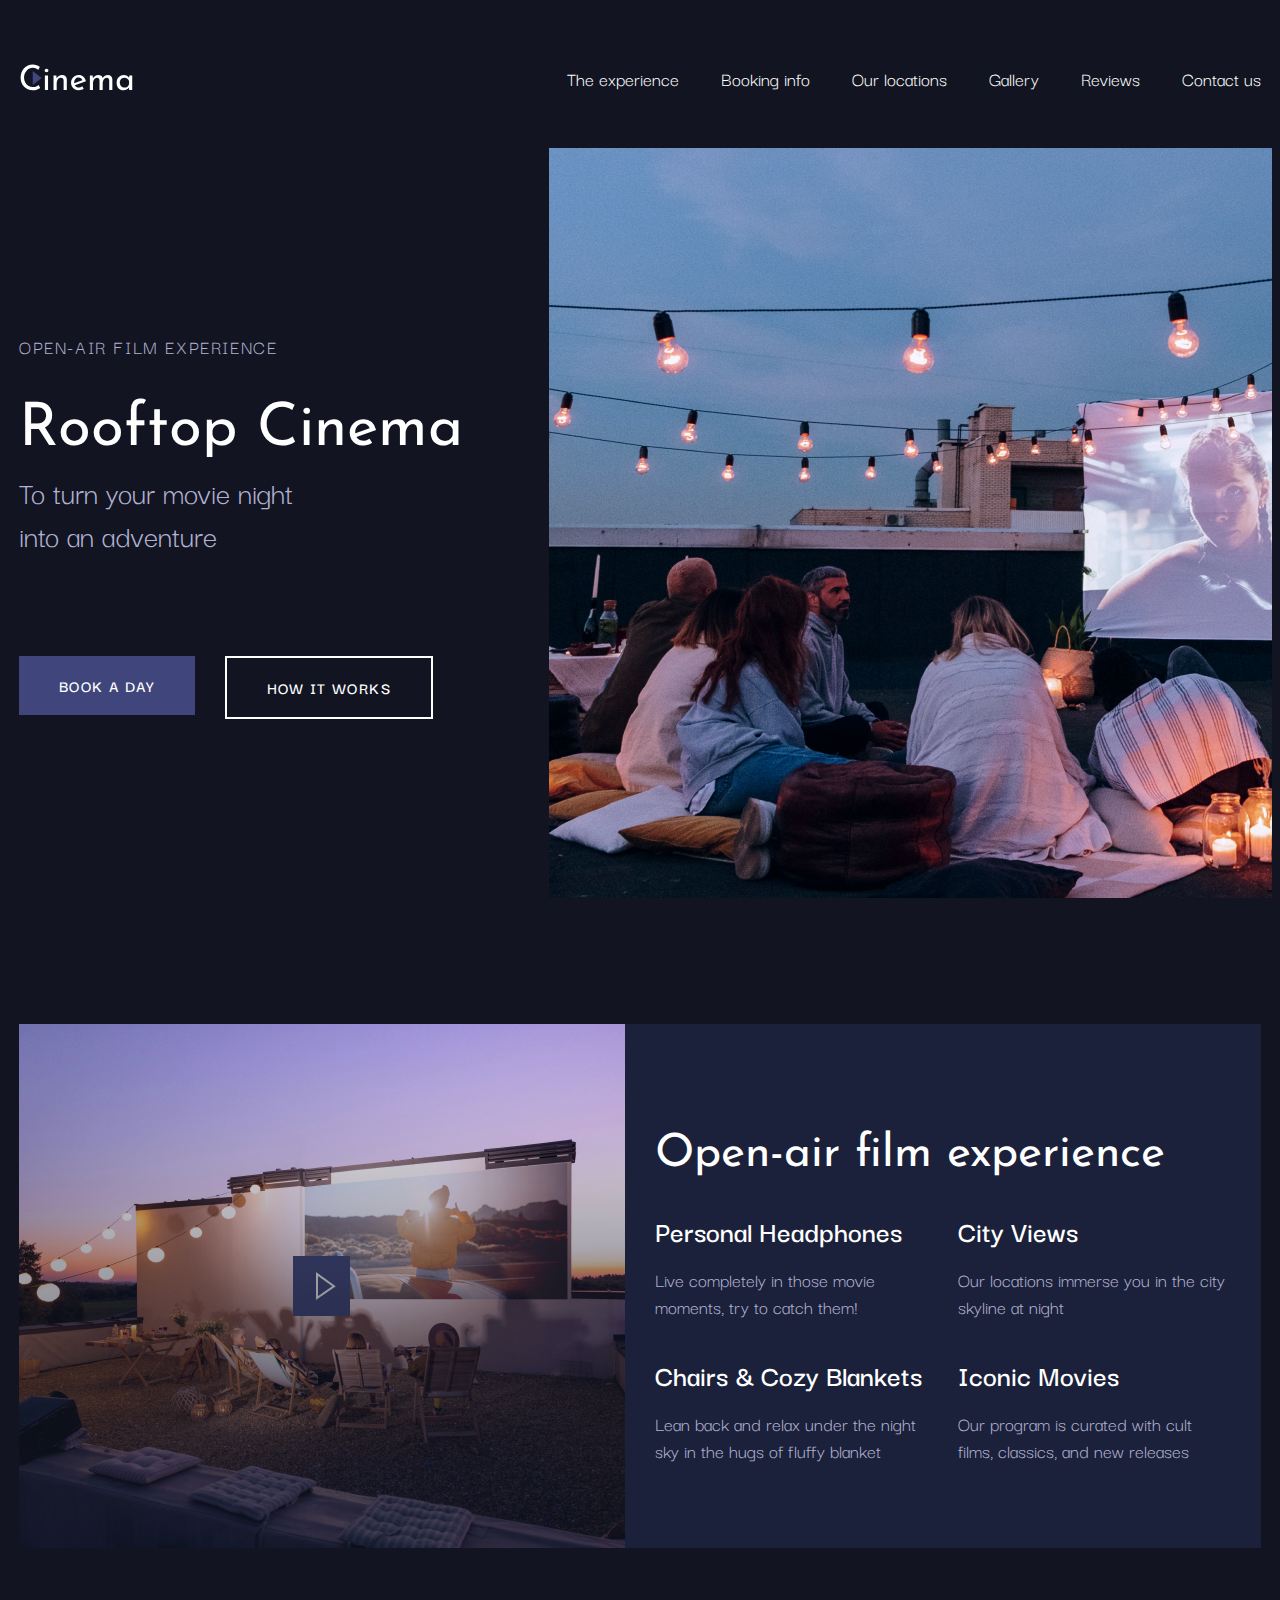
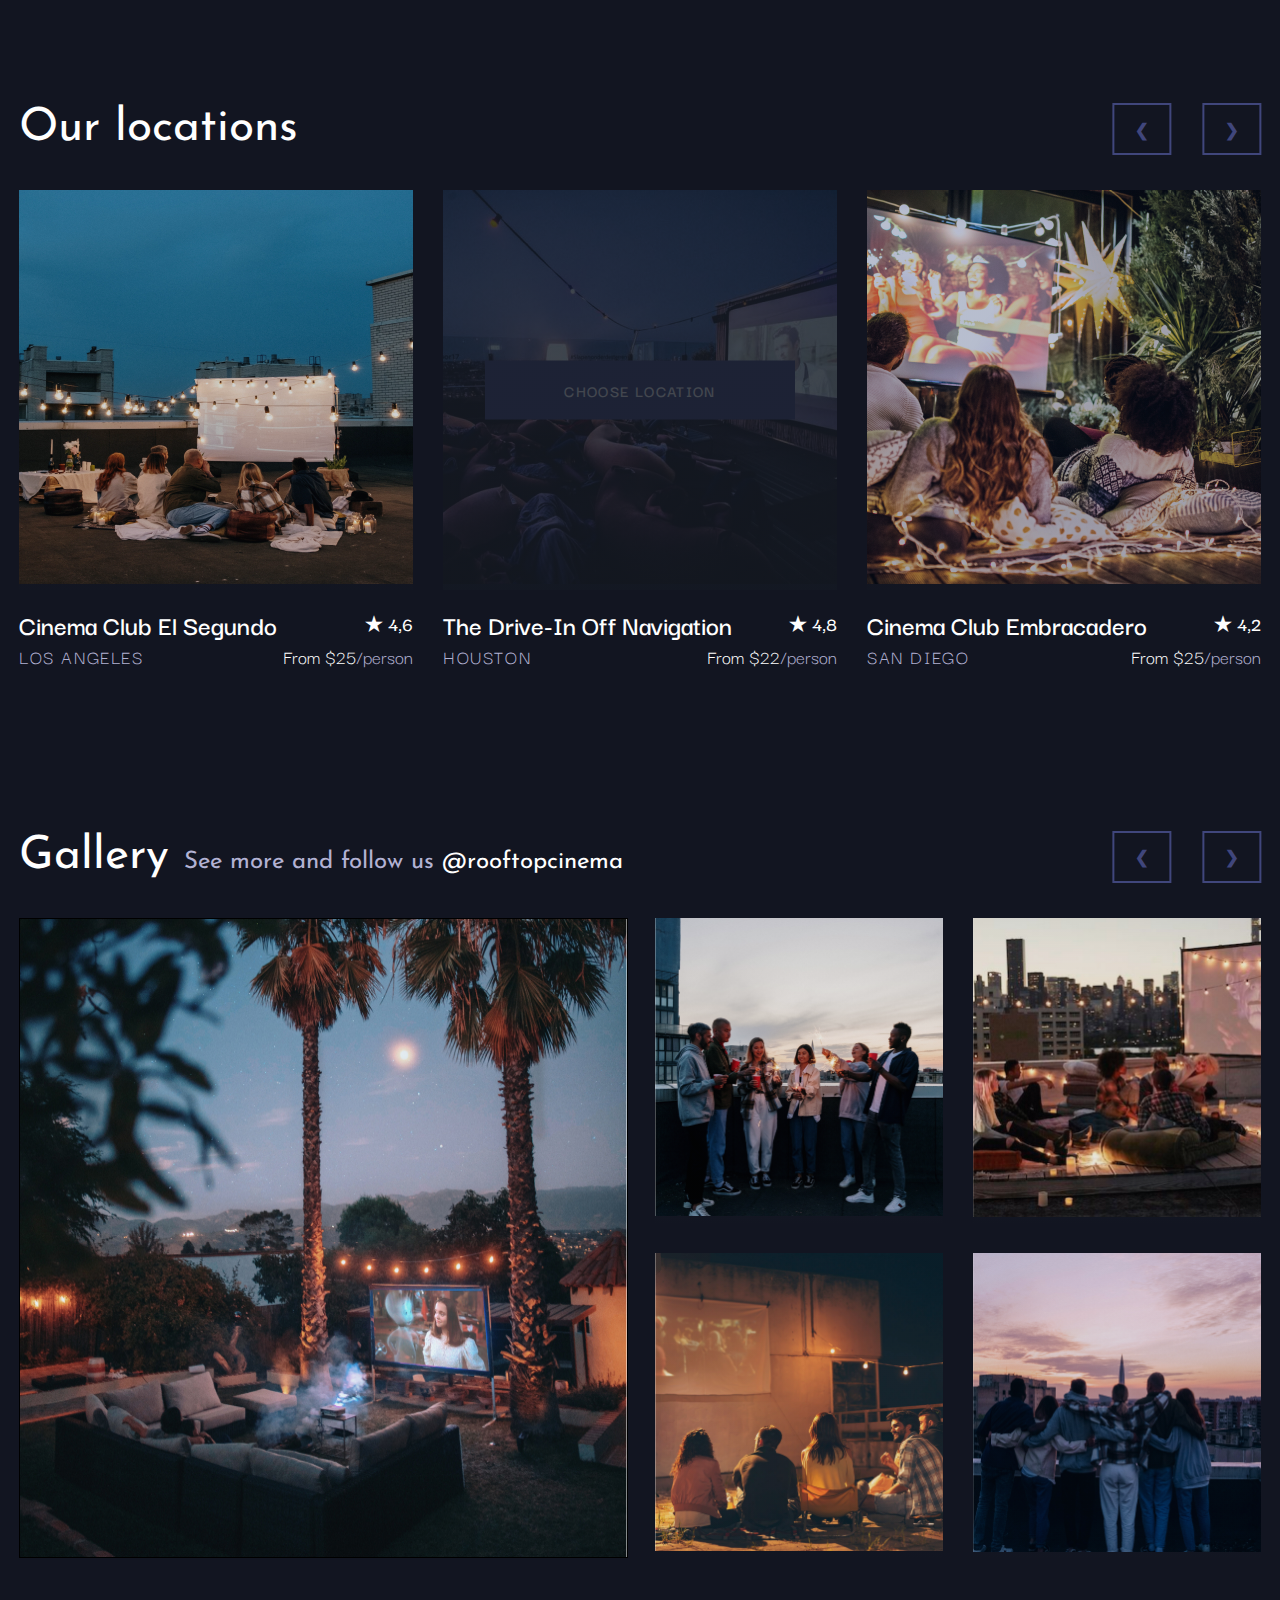
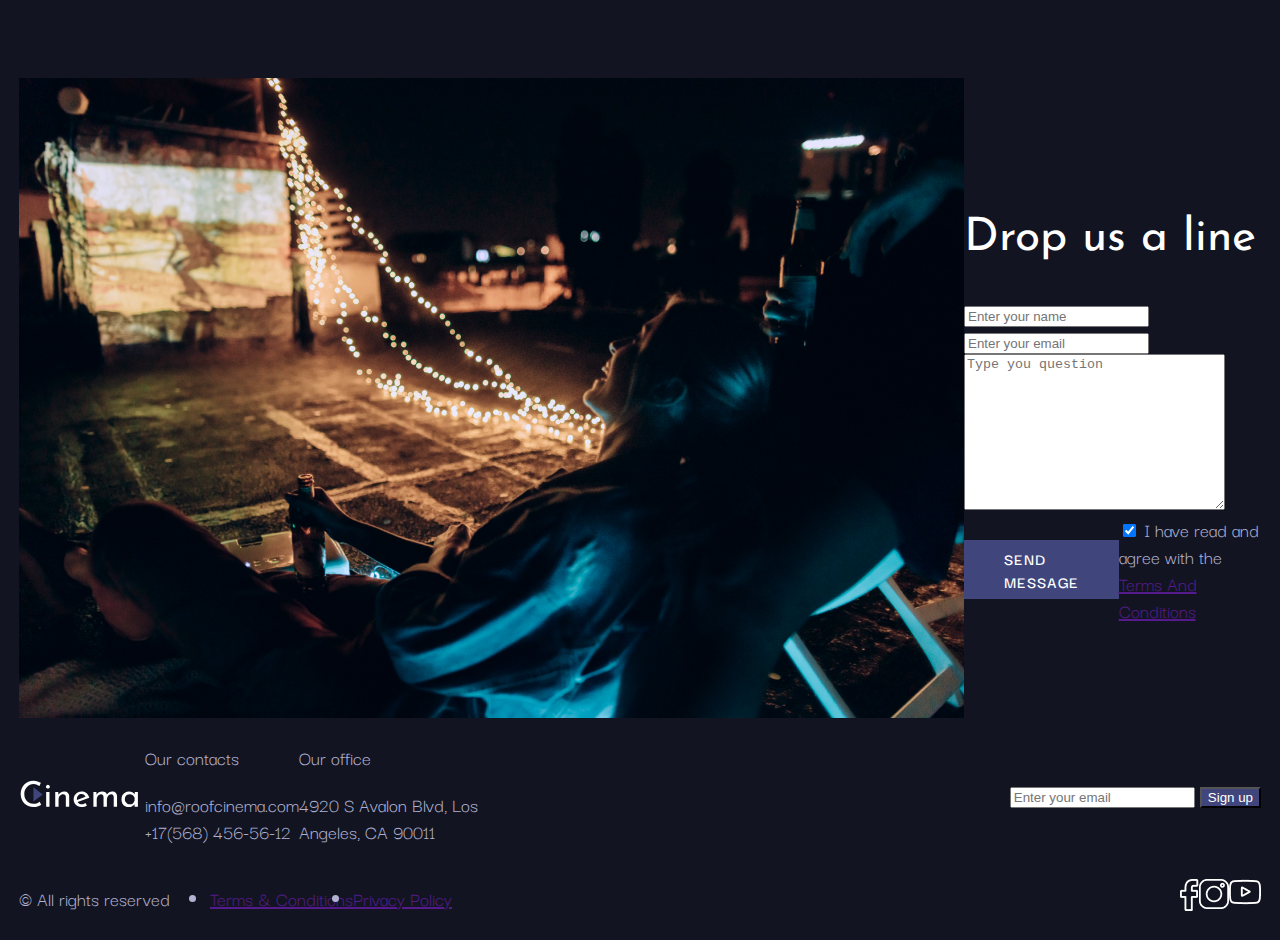
<file: index.html>
<!DOCTYPE html>
<html lang="ru">
  <head>
    <meta charset="UTF-8" />
    <meta http-equiv="X-UA-Compatible" content="IE=edge" />
    <meta name="viewport" content="width=device-width, initial-scale=1.0" />
    <title>Document</title>
    <link rel="preconnect" href="https://fonts.googleapis.com" />
    <!--<link rel="preconnect" href="https://fonts.gstatic.com" crossorigin>
<link href="https://fonts.googleapis.com/css2?family=Darker+Grotesque:wght@400;500;600&family=Josefin+Sans:wght@400;500;600&display=swap" rel="stylesheet">-->
    <link rel="stylesheet" href="css/style.css" />
  </head>
  <body>
    <header class="header">
      <div class="container d-flex jc-sb ai-c header__menu">
        <img src="images/logo.svg" alt="" width="120" />
        <nav class="header__nav">
          <ul class="mainmenu d-flex jc-sb">
            <li class="mainmenu__item"><a href="">The experience</a></li>
            <li class="mainmenu__item"><a href="">Booking info</a></li>
            <li class="mainmenu__item"><a href="">Our locations</a></li>
            <li class="mainmenu__item"><a href="">Gallery</a></li>
            <li class="mainmenu__item"><a href="">Reviews</a></li>
            <li class="mainmenu__item"><a href="">Contact us</a></li>
          </ul>
        </nav>
      </div>
    </header>

    <section class="openair section-cover">
      <div class="container d-flex ai-c">
        <div class="section-cover__bannercnt">
          <h1 class="section-cover__title">
            <span>Open-Air Film Experience</span> Rooftop Cinema
          </h1>
          <div class="section-cover__text">
            To turn your movie night <br />into an adventure
          </div>
          <div class="section-cover__actions">
            <a href="#!" class="button button--primary">Book a day</a>
            <a href="#!" class="button button--secondary">How it works</a>
          </div>
        </div>
        <div>
          <img src="images/bg.jpg" alt="" height="750" />
        </div>
      </div>
    </section>

    <section class="video section-benefits">
      <div class="container">
        <div class="d-flex">
          <div class="section-benefits__video">
            <a class="videobox" href="#!">
              <img src="images/video.jpg" alt="" />
            </a>
          </div>
          <div class="section-benefits__about">
            <h2 class="section-benefits__title">Open-air film experience</h2>
            <ul class="d-grid">
              <li class="section-benefits__item">
                <h3>Personal Headphones</h3>
                <p>
                  Live completely in those movie moments, try to catch them!
                </p>
              </li>
              <li class="section-benefits__item">
                <h3>City Views</h3>
                <p>Our locations immerse you in the city skyline at night</p>
              </li>
              <li class="section-benefits__item">
                <h3>Chairs & Cozy Blankets</h3>
                <p>
                  Lean back and relax under the night sky in the hugs of fluffy
                  blanket
                </p>
              </li>
              <li class="section-benefits__item">
                <h3>Iconic Movies</h3>
                <p>
                  Our program is curated with cult films, classics, and new
                  releases
                </p>
              </li>
            </ul>
          </div>
        </div>
      </div>
    </section>
    <section class="location">
      <div class="container">
        <div class="location__title d-flex jc-sb ai-c">
          <h2>Our locations</h2>
          <div class="navigation__actions">
            <a href="#!" class="buttonnav button--small">&#10095;</a>
            <a href="#!" class="buttonnav button--small">&#10094;</a>
          </div>
        </div>
        <div class="d-flex jc-sb">
          <div class="location__club">
            <div class="location__clubimg">
              <img src="images/la.jpg" alt="" width="394" />
            </div>
            <div class="location__name d-flex jc-sb ai-c">
              <p>Cinema Club El Segundo</p>
              <div class="location__stars">&#9733; 4,6</div>
            </div>
            <div class="location__city d-flex jc-sb ai-c">
              <p>Los Angeles</p>
              <div class="location__price"><span>From $25</span>/person</div>
            </div>
          </div>
          <div class="location__club">
            <div class="location__clubimg location__gradient">
              <img src="images/houston.jpg" alt="" width="394" />
              <a href="#!" class="button button--primary button--position">
                Choose location</a
              >
            </div>
            <div class="location__name d-flex jc-sb ai-c">
              <p>The Drive-In Off Navigation</p>
              <div class="location__stars">&#9733; 4,8</div>
            </div>
            <div class="location__city d-flex jc-sb ai-c">
              <p>Houston</p>
              <div class="location__price"><span>From $22</span>/person</div>
            </div>
          </div>
          <div class="location__club">
            <div class="location__clubimg">
              <img src="images/sd.jpg" alt="" width="394" />
            </div>
            <div class="location__name d-flex jc-sb ai-c">
              <p>Cinema Club Embracadero</p>
              <div class="location__stars">&#9733; 4,2</div>
            </div>
            <div class="location__city d-flex jc-sb ai-c">
              <p>San Diego</p>
              <div class="location__price"><span>From $25</span>/person</div>
            </div>
          </div>
        </div>
      </div>
    </section>
    <section class="gallery">
      <div class="container">
        <div class="gallery__title d-flex jc-sb ai-c">
          <h2>
            Gallery
            <span>See more and follow us <span>@rooftopcinema</span></span>
          </h2>
          <div class="navigation__actions jc-sb">
            <a href="#!" class="buttonnav button--small">&#10095;</a>
            <a href="#!" class="buttonnav button--small">&#10094;</a>
          </div>
        </div>
        <div class="d-flex jc-sb">
          <img
            class="gallery_bigimage"
            src="images/biggallery.jpg"
            alt=""
            width="607"
          />

          <div class="gallery__grid">
            <div class="gallery__item">
              <img src="images/gallerypeople1.jpg" alt="" width="288" />
            </div>
            <div class="gallery__item">
              <img src="images/gallerypeople2.jpg" alt="" width="288" />
            </div>
            <div class="gallery__item">
              <img src="images/gallerypeople3.jpg" alt="" width="288" />
            </div>
            <div class="gallery__item">
              <img src="images/gallerypeople4.jpg" alt="" width="288" />
            </div>
          </div>
        </div>
      </div>
    </section>
    <section class="drop dropasaline">
      <div class="container d-flex ai-c dropasaline__content">
        <div class="dropasaline__img">
          <img src="images/girl.jpg" alt="" height="640" />
        </div>
        <div class="dropasaline__form">
          <div class="dropasaline__text">
            <h2>Drop us a line</h2>
            <div class="dropmessage__form">
              <form class="dropmessage" action="" method="get">
                <input
                  class="dropmessage__item"
                  placeholder="Enter your name"
                  type="text"
                />
                <input
                  class="dropmessage__item"
                  placeholder="Enter your email"
                  type="text"
                />
                <textarea
                  class="dropmessage__item dropmessage__item--area"
                  name=""
                  id=""
                  cols="30"
                  rows="10"
                  placeholder="Type you question"
                ></textarea>
              </form>
              <div class="d-flex jc-sb ai-c dropmessage__send">
                <div class="dropmessage__link">
                  <a href="#!" class="button button--primary">Send message</a>
                </div>
                <div class="dropmessage__check">
                  <input
                    class="TandC"
                    type="checkbox"
                    id="click"
                    name="click"
                    checked
                  />
                  <label for="click" class="textchbox">
                    <span
                      >I have read and agree with the<a href="">
                        Terms And Conditions</a
                      ></span
                    ></label
                  >
                </div>
              </div>
            </div>
          </div>
        </div>
      </div>
    </section>
    <footer class="footer">
      <div class="container d-flex jc-sb ai-c footertop">
        <div class="footertop__content d-flex">
          <img src="images/logo.svg" alt="" width="126" />
          <div class="footertop__contact">
            <p class="footertop__contact--txtprop">Our contacts</p>
            <p class="footertop__contact--color">
              info@roofcinema.com <br />
              +17(568) 456-56-12
            </p>
          </div>
          <div class="footertop__office">
            <p class="footertop__office--txtprop">Our office</p>
            <p class="footertop__office--color">
              4920 S Avalon Blvd, Los <br />
              Angeles, CA 90011
            </p>
          </div>
        </div>
        <form class="signup" action="" method="get">
          <label>
            <input type="text" name="name" placeholder="Enter your email" />
          </label>
          <button class="button--primary formbutton" type="submit">
            Sign up
          </button>
        </form>
      </div>

      <div class="fullcontainer">
        <div class="container d-flex jc-sb ai-c footer__info">
          <div class="d-flex">
            <p>&#169; All rights reserved</p>
            <ul class="d-flex footer__politic">
              <li><a href="">Terms & Conditions</a></li>
              <li><a href="">Privacy Policy</a></li>
            </ul>
          </div>
          <div class="d-flex footer__icons">
            <a class="footer__icons--social" href=""
              ><img src="images/facebook.png" alt=""
            /></a>
            <a class="footer__icons--social" href=""
              ><img src="images/instagram.png" alt=""
            /></a>
            <a class="footer__icons--social" href=""
              ><img src="images/youtube.png" alt=""
            /></a>
          </div>
        </div>
      </div>
    </footer>
  </body>
</html>
</file>
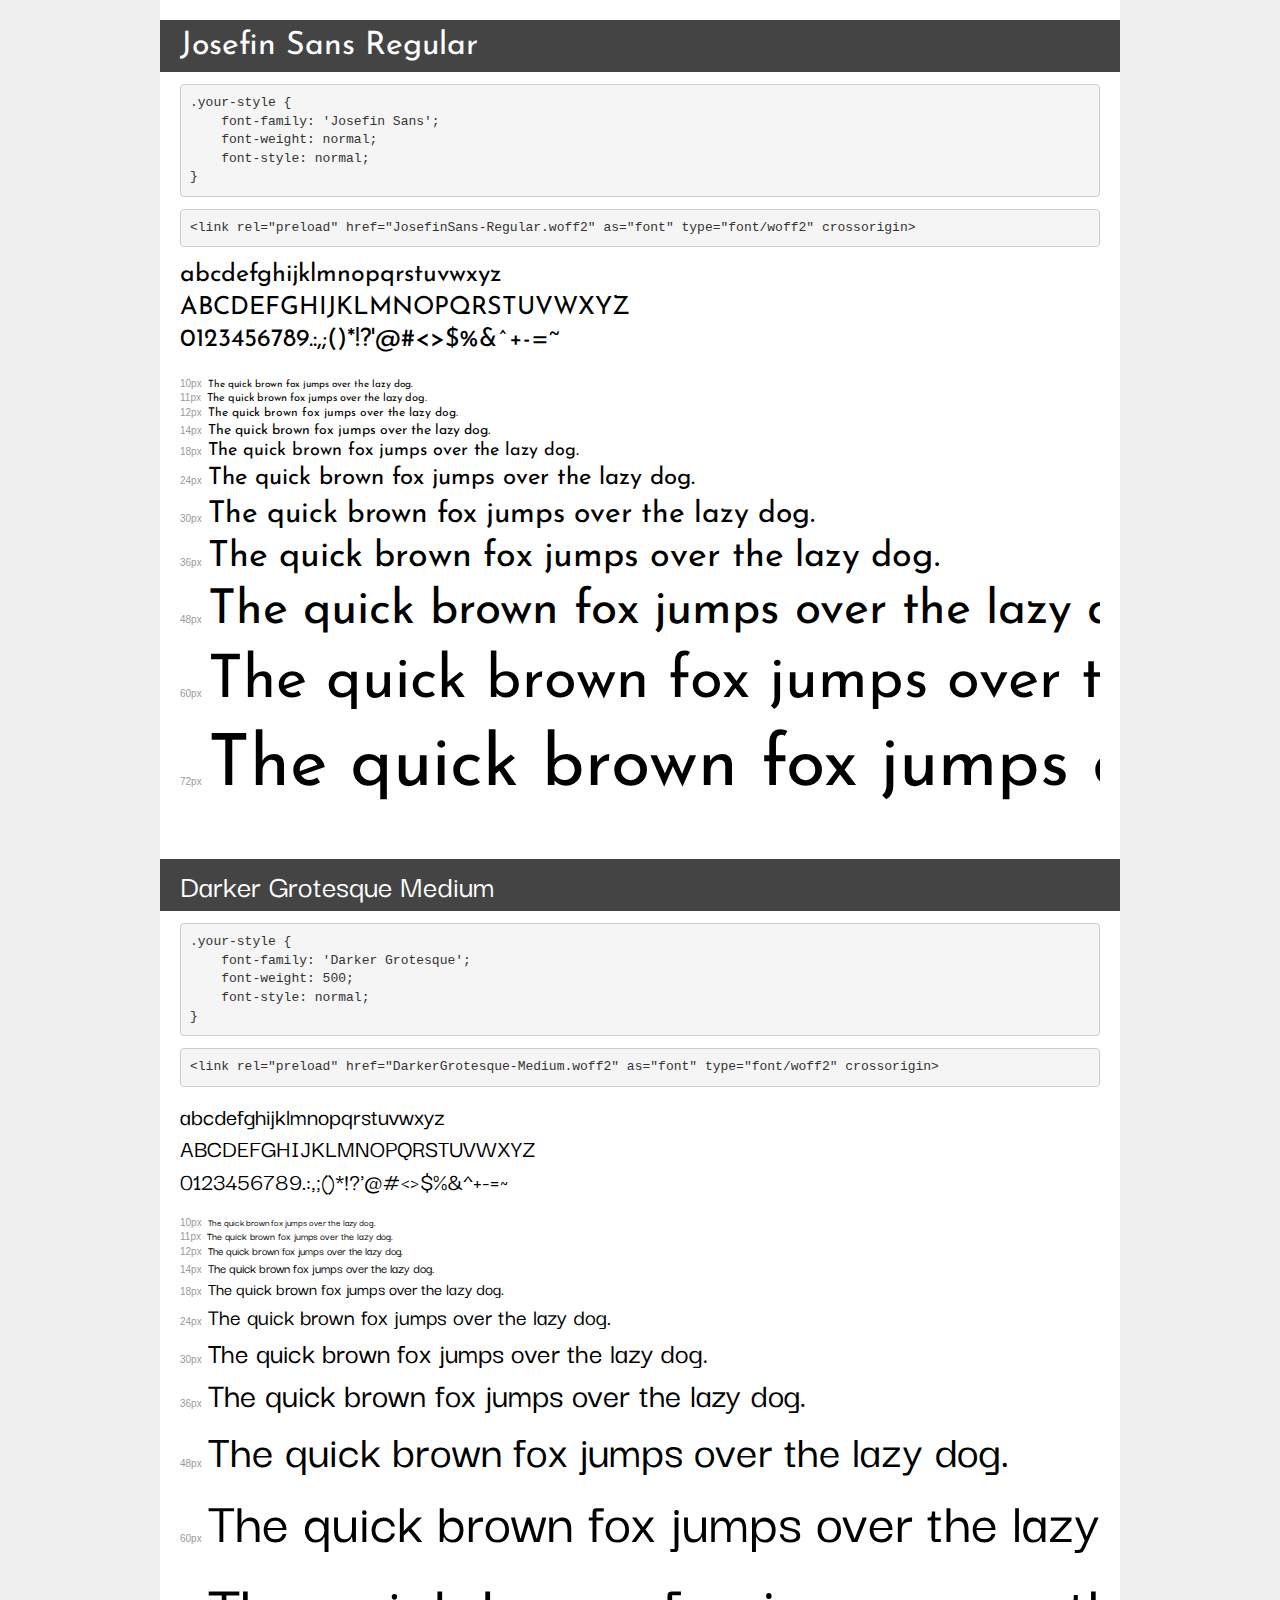
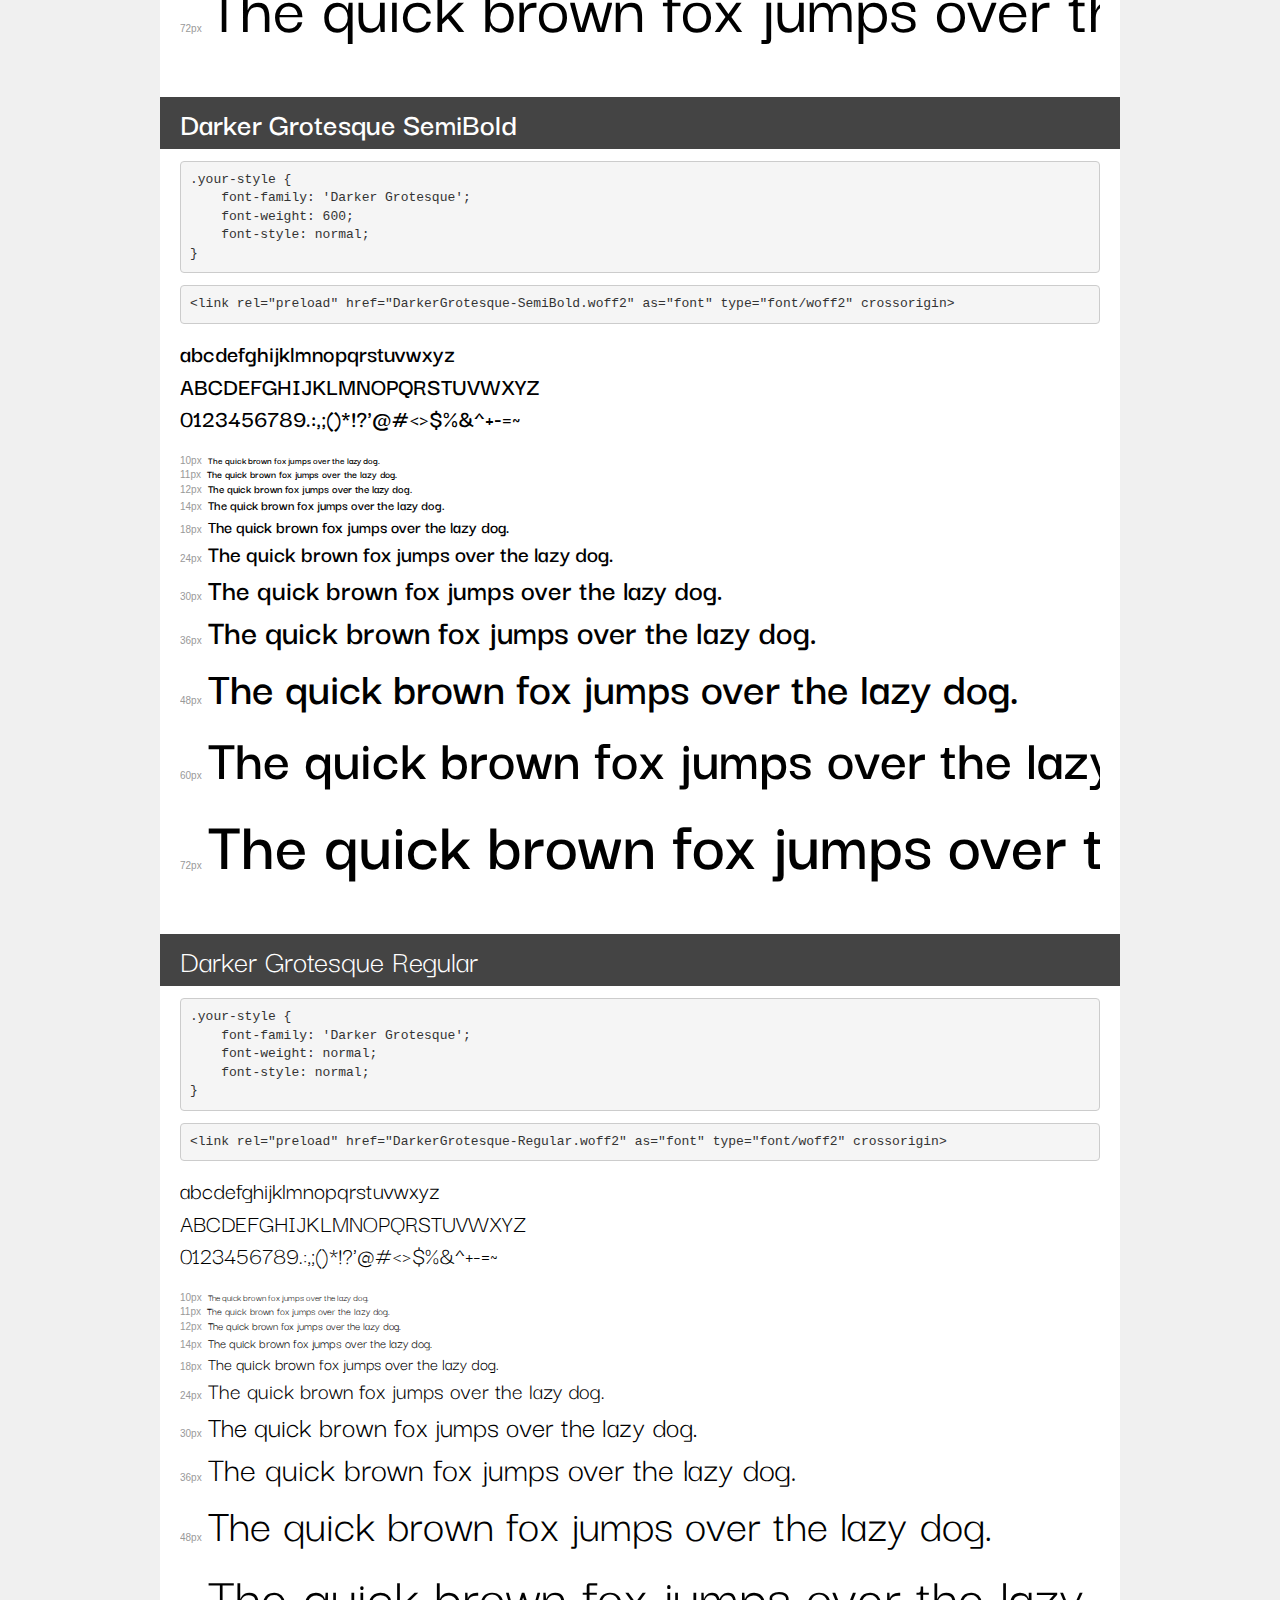
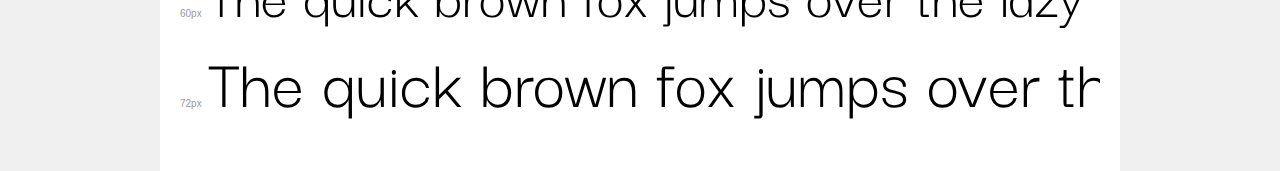
<file: fonts/transfonter.org-20221105-085048/demo.html>
<!DOCTYPE html>
<html lang="en">
<head>
    <meta charset="utf-8">
    <meta http-equiv="X-UA-Compatible" content="IE=edge">
    <meta name="viewport" content="width=device-width, initial-scale=1">
    <meta name="robots" content="noindex, noarchive">
    <meta name="format-detection" content="telephone=no">
    <title>Transfonter demo</title>
    <link href="stylesheet.css" rel="stylesheet">
    <style>
        /*
        http://meyerweb.com/eric/tools/css/reset/
        v2.0 | 20110126
        License: none (public domain)
        */
        html, body, div, span, applet, object, iframe,
        h1, h2, h3, h4, h5, h6, p, blockquote, pre,
        a, abbr, acronym, address, big, cite, code,
        del, dfn, em, img, ins, kbd, q, s, samp,
        small, strike, strong, sub, sup, tt, var,
        b, u, i, center,
        dl, dt, dd, ol, ul, li,
        fieldset, form, label, legend,
        table, caption, tbody, tfoot, thead, tr, th, td,
        article, aside, canvas, details, embed,
        figure, figcaption, footer, header, hgroup,
        menu, nav, output, ruby, section, summary,
        time, mark, audio, video {
            margin: 0;
            padding: 0;
            border: 0;
            font-size: 100%;
            font: inherit;
            vertical-align: baseline;
        }
        /* HTML5 display-role reset for older browsers */
        article, aside, details, figcaption, figure,
        footer, header, hgroup, menu, nav, section {
            display: block;
        }
        body {
            line-height: 1;
        }
        ol, ul {
            list-style: none;
        }
        blockquote, q {
            quotes: none;
        }
        blockquote:before, blockquote:after,
        q:before, q:after {
            content: '';
            content: none;
        }
        table {
            border-collapse: collapse;
            border-spacing: 0;
        }
        /* demo styles */
        body {
            background: #f0f0f0;
            color: #000;
        }
        .page {
            background: #fff;
            width: 920px;
            margin: 0 auto;
            padding: 20px 20px 0 20px;
            overflow: hidden;
        }
        .font-container {
            overflow-x: auto;
            overflow-y: hidden;
            margin-bottom: 40px;
            line-height: 1.3;
            white-space: nowrap;
            padding-bottom: 5px;
        }
        h1 {
            position: relative;
            background: #444;
            font-size: 32px;
            color: #fff;
            padding: 10px 20px;
            margin: 0 -20px 12px -20px;
        }
        .letters {
            font-size: 25px;
            margin-bottom: 20px;
        }
        .s10:before {
            content: '10px';
        }
        .s11:before {
            content: '11px';
        }
        .s12:before {
            content: '12px';
        }
        .s14:before {
            content: '14px';
        }
        .s18:before {
            content: '18px';
        }
        .s24:before {
            content: '24px';
        }
        .s30:before {
            content: '30px';
        }
        .s36:before {
            content: '36px';
        }
        .s48:before {
            content: '48px';
        }
        .s60:before {
            content: '60px';
        }
        .s72:before {
            content: '72px';
        }
        .s10:before, .s11:before, .s12:before, .s14:before,
        .s18:before, .s24:before, .s30:before, .s36:before,
        .s48:before, .s60:before, .s72:before {
            font-family: Arial, sans-serif;
            font-size: 10px;
            font-weight: normal;
            font-style: normal;
            color: #999;
            padding-right: 6px;
        }
        pre {
            display: block;
            padding: 9px;
            margin: 0 0 12px;
            font-family: Monaco, Menlo, Consolas, "Courier New", monospace;
            font-size: 13px;
            line-height: 1.428571429;
            color: #333;
            font-weight: normal;
            font-style: normal;
            background-color: #f5f5f5;
            border: 1px solid #ccc;
            overflow-x: auto;
            border-radius: 4px;
        }
        /* responsive */
        @media (max-width: 959px) {
            .page {
                width: auto;
                margin: 0;
            }
        }
    </style>
</head>
<body>
<div class="page">
    <div class="demo">
        <h1 style="font-family: 'Josefin Sans'; font-weight: normal; font-style: normal;">Josefin Sans Regular</h1>
        <pre title="Usage">.your-style {
    font-family: 'Josefin Sans';
    font-weight: normal;
    font-style: normal;
}</pre>
        <pre title="Preload (optional)">
&lt;link rel=&quot;preload&quot; href=&quot;JosefinSans-Regular.woff2&quot; as=&quot;font&quot; type=&quot;font/woff2&quot; crossorigin&gt;</pre>
        <div class="font-container" style="font-family: 'Josefin Sans'; font-weight: normal; font-style: normal;">
            <p class="letters">
                abcdefghijklmnopqrstuvwxyz<br>
ABCDEFGHIJKLMNOPQRSTUVWXYZ<br>
                0123456789.:,;()*!?'@#&lt;&gt;$%&^+-=~
            </p>
            <p class="s10" style="font-size: 10px;">The quick brown fox jumps over the lazy dog.</p>
            <p class="s11" style="font-size: 11px;">The quick brown fox jumps over the lazy dog.</p>
            <p class="s12" style="font-size: 12px;">The quick brown fox jumps over the lazy dog.</p>
            <p class="s14" style="font-size: 14px;">The quick brown fox jumps over the lazy dog.</p>
            <p class="s18" style="font-size: 18px;">The quick brown fox jumps over the lazy dog.</p>
            <p class="s24" style="font-size: 24px;">The quick brown fox jumps over the lazy dog.</p>
            <p class="s30" style="font-size: 30px;">The quick brown fox jumps over the lazy dog.</p>
            <p class="s36" style="font-size: 36px;">The quick brown fox jumps over the lazy dog.</p>
            <p class="s48" style="font-size: 48px;">The quick brown fox jumps over the lazy dog.</p>
            <p class="s60" style="font-size: 60px;">The quick brown fox jumps over the lazy dog.</p>
            <p class="s72" style="font-size: 72px;">The quick brown fox jumps over the lazy dog.</p>
        </div>
    </div>

    <div class="demo">
        <h1 style="font-family: 'Darker Grotesque'; font-weight: 500; font-style: normal;">Darker Grotesque Medium</h1>
        <pre title="Usage">.your-style {
    font-family: 'Darker Grotesque';
    font-weight: 500;
    font-style: normal;
}</pre>
        <pre title="Preload (optional)">
&lt;link rel=&quot;preload&quot; href=&quot;DarkerGrotesque-Medium.woff2&quot; as=&quot;font&quot; type=&quot;font/woff2&quot; crossorigin&gt;</pre>
        <div class="font-container" style="font-family: 'Darker Grotesque'; font-weight: 500; font-style: normal;">
            <p class="letters">
                abcdefghijklmnopqrstuvwxyz<br>
ABCDEFGHIJKLMNOPQRSTUVWXYZ<br>
                0123456789.:,;()*!?'@#&lt;&gt;$%&^+-=~
            </p>
            <p class="s10" style="font-size: 10px;">The quick brown fox jumps over the lazy dog.</p>
            <p class="s11" style="font-size: 11px;">The quick brown fox jumps over the lazy dog.</p>
            <p class="s12" style="font-size: 12px;">The quick brown fox jumps over the lazy dog.</p>
            <p class="s14" style="font-size: 14px;">The quick brown fox jumps over the lazy dog.</p>
            <p class="s18" style="font-size: 18px;">The quick brown fox jumps over the lazy dog.</p>
            <p class="s24" style="font-size: 24px;">The quick brown fox jumps over the lazy dog.</p>
            <p class="s30" style="font-size: 30px;">The quick brown fox jumps over the lazy dog.</p>
            <p class="s36" style="font-size: 36px;">The quick brown fox jumps over the lazy dog.</p>
            <p class="s48" style="font-size: 48px;">The quick brown fox jumps over the lazy dog.</p>
            <p class="s60" style="font-size: 60px;">The quick brown fox jumps over the lazy dog.</p>
            <p class="s72" style="font-size: 72px;">The quick brown fox jumps over the lazy dog.</p>
        </div>
    </div>

    <div class="demo">
        <h1 style="font-family: 'Darker Grotesque'; font-weight: 600; font-style: normal;">Darker Grotesque SemiBold</h1>
        <pre title="Usage">.your-style {
    font-family: 'Darker Grotesque';
    font-weight: 600;
    font-style: normal;
}</pre>
        <pre title="Preload (optional)">
&lt;link rel=&quot;preload&quot; href=&quot;DarkerGrotesque-SemiBold.woff2&quot; as=&quot;font&quot; type=&quot;font/woff2&quot; crossorigin&gt;</pre>
        <div class="font-container" style="font-family: 'Darker Grotesque'; font-weight: 600; font-style: normal;">
            <p class="letters">
                abcdefghijklmnopqrstuvwxyz<br>
ABCDEFGHIJKLMNOPQRSTUVWXYZ<br>
                0123456789.:,;()*!?'@#&lt;&gt;$%&^+-=~
            </p>
            <p class="s10" style="font-size: 10px;">The quick brown fox jumps over the lazy dog.</p>
            <p class="s11" style="font-size: 11px;">The quick brown fox jumps over the lazy dog.</p>
            <p class="s12" style="font-size: 12px;">The quick brown fox jumps over the lazy dog.</p>
            <p class="s14" style="font-size: 14px;">The quick brown fox jumps over the lazy dog.</p>
            <p class="s18" style="font-size: 18px;">The quick brown fox jumps over the lazy dog.</p>
            <p class="s24" style="font-size: 24px;">The quick brown fox jumps over the lazy dog.</p>
            <p class="s30" style="font-size: 30px;">The quick brown fox jumps over the lazy dog.</p>
            <p class="s36" style="font-size: 36px;">The quick brown fox jumps over the lazy dog.</p>
            <p class="s48" style="font-size: 48px;">The quick brown fox jumps over the lazy dog.</p>
            <p class="s60" style="font-size: 60px;">The quick brown fox jumps over the lazy dog.</p>
            <p class="s72" style="font-size: 72px;">The quick brown fox jumps over the lazy dog.</p>
        </div>
    </div>

    <div class="demo">
        <h1 style="font-family: 'Darker Grotesque'; font-weight: normal; font-style: normal;">Darker Grotesque Regular</h1>
        <pre title="Usage">.your-style {
    font-family: 'Darker Grotesque';
    font-weight: normal;
    font-style: normal;
}</pre>
        <pre title="Preload (optional)">
&lt;link rel=&quot;preload&quot; href=&quot;DarkerGrotesque-Regular.woff2&quot; as=&quot;font&quot; type=&quot;font/woff2&quot; crossorigin&gt;</pre>
        <div class="font-container" style="font-family: 'Darker Grotesque'; font-weight: normal; font-style: normal;">
            <p class="letters">
                abcdefghijklmnopqrstuvwxyz<br>
ABCDEFGHIJKLMNOPQRSTUVWXYZ<br>
                0123456789.:,;()*!?'@#&lt;&gt;$%&^+-=~
            </p>
            <p class="s10" style="font-size: 10px;">The quick brown fox jumps over the lazy dog.</p>
            <p class="s11" style="font-size: 11px;">The quick brown fox jumps over the lazy dog.</p>
            <p class="s12" style="font-size: 12px;">The quick brown fox jumps over the lazy dog.</p>
            <p class="s14" style="font-size: 14px;">The quick brown fox jumps over the lazy dog.</p>
            <p class="s18" style="font-size: 18px;">The quick brown fox jumps over the lazy dog.</p>
            <p class="s24" style="font-size: 24px;">The quick brown fox jumps over the lazy dog.</p>
            <p class="s30" style="font-size: 30px;">The quick brown fox jumps over the lazy dog.</p>
            <p class="s36" style="font-size: 36px;">The quick brown fox jumps over the lazy dog.</p>
            <p class="s48" style="font-size: 48px;">The quick brown fox jumps over the lazy dog.</p>
            <p class="s60" style="font-size: 60px;">The quick brown fox jumps over the lazy dog.</p>
            <p class="s72" style="font-size: 72px;">The quick brown fox jumps over the lazy dog.</p>
        </div>
    </div>

</div>
</body>
</html>
</file>
<file: css/style.css>
@font-face {
  font-family: "Josefin Sans";
  src: local("JosefinSans-Regular"),
    url("../fonts/JosefinSans-Regular.woff2") format("woff2"),
    url("../fonts/JosefinSans-Regular.woff") format("woff");
  font-weight: normal;
  font-style: normal;
  font-display: swap;
}

@font-face {
  font-family: "Darker Grotesque";
  src: local("DarkerGrotesque-Medium"),
    url("../fonts/DarkerGrotesque-Medium.woff2") format("woff2"),
    url("../fonts/DarkerGrotesque-Medium.woff") format("woff");
  font-weight: 500;
  font-style: normal;
  font-display: swap;
}

@font-face {
  font-family: "Darker Grotesque";
  src: local("DarkerGrotesque-SemiBold"),
    url("../fonts/DarkerGrotesque-SemiBold.woff2") format("woff2"),
    url("../fonts/DarkerGrotesque-SemiBold.woff") format("woff");
  font-weight: 600;
  font-style: normal;
  font-display: swap;
}

@font-face {
  font-family: "Darker Grotesque";
  src: local("DarkerGrotesque-Regular"),
    url("../fonts/DarkerGrotesque-Regular.woff2") format("woff2"),
    url("../fonts/DarkerGrotesque-Regular.woff") format("woff");
  font-weight: normal;
  font-style: normal;
  font-display: swap;
}

body {
  font-family: "Darker Grotesque", sans-serif;
  font-size: 20px;
  font-weight: 400;
  background-color: #121521;
  color: #b2b2d3;
}

.container {
  width: 1242px;
  margin: 0 auto;
}

.openair {
  margin-bottom: 120px;
}

.section-cover {
  overflow: hidden;
}

.container h2 {
  color: #fff;
  font-family: "Josefin Sans";
  font-style: normal;
  font-weight: 400;
  font-size: 46px;
  line-height: 46px;
}

.container h3 {
  color: #fff;
  font-weight: 600;
  font-size: 30px;
  line-height: 100%;
}

.container p {
  color: #b2b2d3;
}

.d-flex {
  display: flex;
}

.d-grid {
  margin: 0;
  padding: 0;
  list-style-type: none;
  display: grid;
  grid-template-columns: 1fr 1fr;
  column-gap: 30px;
  row-gap: 40px;
}

.jc-sb {
  justify-content: space-between;
}

.jc-rt {
  justify-content: right;
}

.ai-c {
  align-items: center;
}

.header__menu {
  height: 140px;
}

.header__nav {
  padding-left: 0;
}

.header__nav ul {
  list-style-type: none;
}

.mainmenu__item {
  margin-right: 42px;
}

.mainmenu__item:last-child {
  margin-right: 0;
}

.mainmenu__item a {
  color: #fff;
  text-decoration: none;
  transition: color 0.2s ease;
}

.mainmenu__item a:hover {
  color: #b2b2d3;
}

.section-cover__bannercnt {
  width: 530px;
  flex-shrink: 0;
}

.section-cover__text {
  font-size: 32px;
}

.section-cover__title {
  font-size: 60px;
  font-weight: 400;
  color: #ffffff;
  font-family: "Josefin Sans", sans-serif;
  margin: 0 0 10px;
}

.section-cover__title span {
  font-size: 20px;
  display: block;
  color: #b2b2d3;
  font-family: "Darker Grotesque", sans-serif;
  text-transform: uppercase;
  letter-spacing: 0.08em;
  margin-bottom: 40px;
}

.section-cover__actions {
  margin-top: 100px;
  display: flex;
}

.section-cover__actions .button:not(:last-child) {
  margin-right: 30px;
}

.button {
  border: none;
  display: inline-flex;
  align-items: center;
  justify-content: center;
  height: 59px;
  text-decoration: none;
  padding: 0 40px;
  font-size: 17px;
  letter-spacing: 0.08em;
  font-weight: 600;
  text-transform: uppercase;
  cursor: pointer;
  transition: all 0.25s ease;
}

.button:focus {
  outline: none;
}

.button:focus-visible {
  outline: 1px dotted #ffffff;
}

.button--primary {
  background-color: #40467c;
  color: #ffffff;
}

.button--primary:hover {
  max-width: inherit;
  background-color: #51578c;
}

.button--secondary {
  background-color: transparent;
  color: #ffffff;
  border: 2px solid #ffffff;
}

.button--secondary:hover {
  background-color: #ffffff;
  color: #141923;
}

.section-benefits__video {
  width: calc(50% - 15px);
  flex-shrink: 0;
}

.section-benefits__video-link {
  display: block;
  height: 100%;
}

.section-benefits__video img {
  width: 100%;
  height: 100%;
  display: block;
  object-fit: cover;
}

.section-benefits__about .page-section__title {
  margin-bottom: 30px;
}

.section-benefits__about {
  background-color: #1b213a;
  flex-grow: 1;
  padding: 70px 30px;
}

.section-benefits__item h3 {
  font-size: 30px;
  font-weight: 600;
  color: #fff;
  margin: 0 0 20px;
}

.section-benefits__item p {
  margin: 0;
}

.video {
  margin-bottom: 120px;
}

.videobox {
  position: relative;
}

.videobox::after {
  content: "";
  position: absolute;
  width: 100%;
  height: 100%;
  left: 0;
  top: 0;
  background: linear-gradient(
    to top,
    rgba(20, 25, 35, 0.6) 30%,
    rgba(20, 25, 35, 0) 100%
  );
}

.gallery {
  margin-bottom: 120px;
}

.gallery__title span {
  font-weight: 400;
  font-size: 24px;
  line-height: 130%;
  color: #b2b2d3;
}

.gallery__title span span {
  color: #ffffff;
}

.gallery__grid {
  margin: 0;
  padding: 0;
  display: grid;
  grid-template-columns: 1fr 1fr;
  column-gap: 30px;
  row-gap: 30px;
}

.gallery__item {
  position: relative;
}

.gallery__item::after {
  content: "";
  position: absolute;
  width: 100%;
  height: 100%;
  left: 0;
  top: 0;
  background: linear-gradient(
    0deg,
    rgba(20, 25, 35, 0.1),
    rgba(20, 25, 35, 0.1)
  );
}

.gallery_bigimage {
  border: 1px solid #000000;
}

.location {
  margin-bottom: 120px;
}

.location__title .gallery__title {
  height: 48px;
  margin-bottom: 50px;
}

.location__city {
  height: 38px;
}

.location__city p {
  font-weight: 400;
  font-size: 20px;
  line-height: 27px;
  letter-spacing: 0.08em;
  text-transform: uppercase;
  color: #b2b2d3;
}

.location__name {
  height: 27px;
  font-weight: 600;
  font-size: 28px;
  line-height: 38px;
  color: #ffffff;
  margin-top: 20px;
}

.location__name p {
  color: #fff;
}

.location__clubimg {
  position: relative;
}

.location__clubimg::after {
  content: "";
  position: absolute;
  width: 100%;
  height: 100%;
  left: 0;
  top: 0;
  background: linear-gradient(
    0deg,
    rgba(20, 25, 35, 0.2),
    rgba(20, 25, 35, 0.2)
  );
}

.location__stars {
  font-weight: 600;
  font-size: 20px;
  line-height: 27px;
}

.location__price {
  font-weight: 400;
  font-size: 20px;
  line-height: 27px;
  color: #b2b2d3;
}

.location__price span {
  color: #fff;
}

.location__gradient {
  position: relative;
}

.location__gradient::after {
  content: "";
  position: absolute;
  width: 100%;
  height: 100%;
  left: 0;
  top: 0;
  background: linear-gradient(
    0deg,
    rgba(20, 25, 35, 0.8),
    rgba(20, 25, 35, 0.8)
  );
}

.button--position {
  position: absolute;
  top: 50%;
  left: 50%;
  transform: translate(-50%, -50%);
  width: 230px;
}

.navigation__actions {
  display: flex;
}

.buttonnav {
  border: none;
  display: inline-flex;
  align-items: center;
  justify-content: center;
  height: 48px;
  text-decoration: none;
  padding: 0 20px;
  font-size: 17px;
  letter-spacing: 0.08em;
  font-weight: 600;
  cursor: pointer;
  transition: all 0.25s ease;
  margin-left: 30px;
}

.buttonnav:focus {
  outline: none;
}

.buttonnav:focus-visible {
  outline: 1px dotted #ffffff;
}

.button--small {
  background-color: transparent;
  color: #40467c;
  border: 2px solid #40467c;
  transform: matrix(-1, 0, 0, 1, 0, 0);
}

.button--small:hover {
  background-color: #51578c;
  color: #fff;
}
</file>
<file: fonts/transfonter.org-20221105-085048/stylesheet.css>
@font-face {
    font-family: 'Josefin Sans';
    src: url('JosefinSans-Regular.woff2') format('woff2'),
        url('JosefinSans-Regular.woff') format('woff');
    font-weight: normal;
    font-style: normal;
    font-display: swap;
}

@font-face {
    font-family: 'Darker Grotesque';
    src: url('DarkerGrotesque-Medium.woff2') format('woff2'),
        url('DarkerGrotesque-Medium.woff') format('woff');
    font-weight: 500;
    font-style: normal;
    font-display: swap;
}

@font-face {
    font-family: 'Darker Grotesque';
    src: url('DarkerGrotesque-SemiBold.woff2') format('woff2'),
        url('DarkerGrotesque-SemiBold.woff') format('woff');
    font-weight: 600;
    font-style: normal;
    font-display: swap;
}

@font-face {
    font-family: 'Darker Grotesque';
    src: url('DarkerGrotesque-Regular.woff2') format('woff2'),
        url('DarkerGrotesque-Regular.woff') format('woff');
    font-weight: normal;
    font-style: normal;
    font-display: swap;
}
</file>
